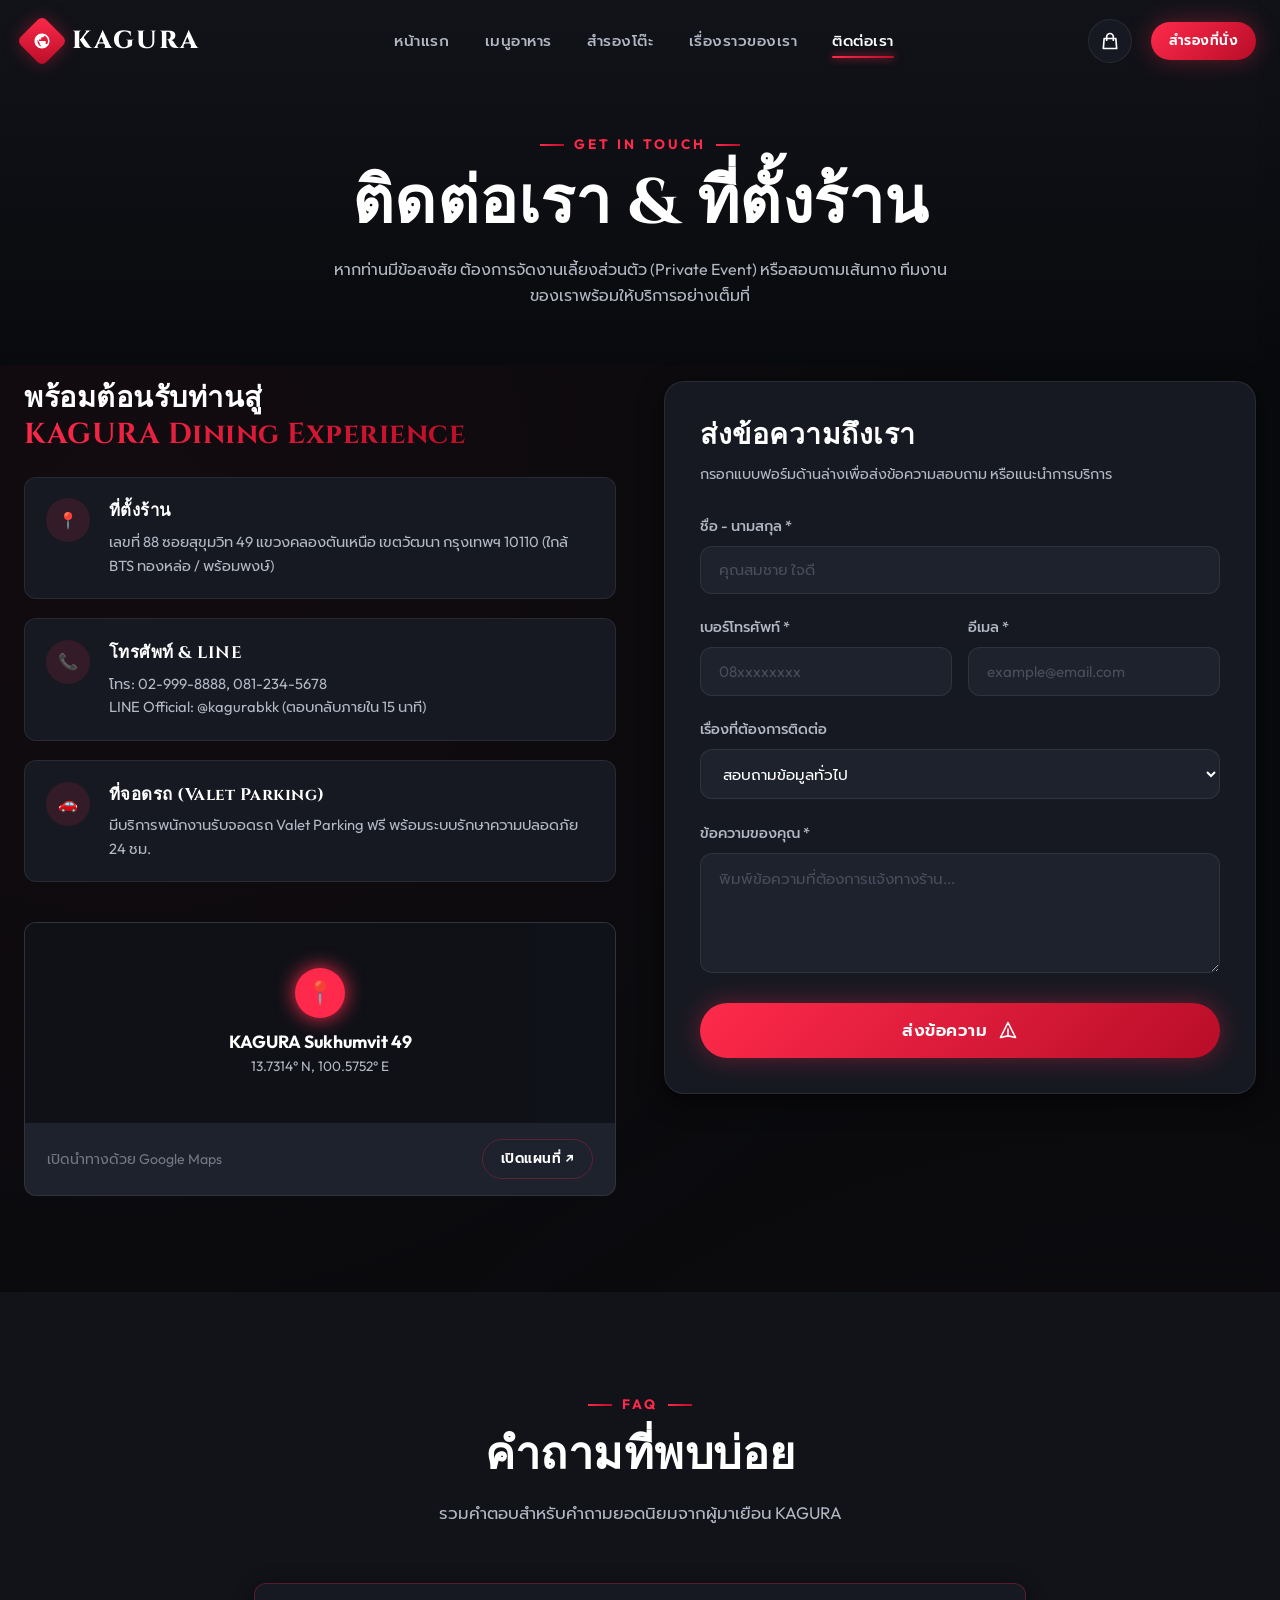
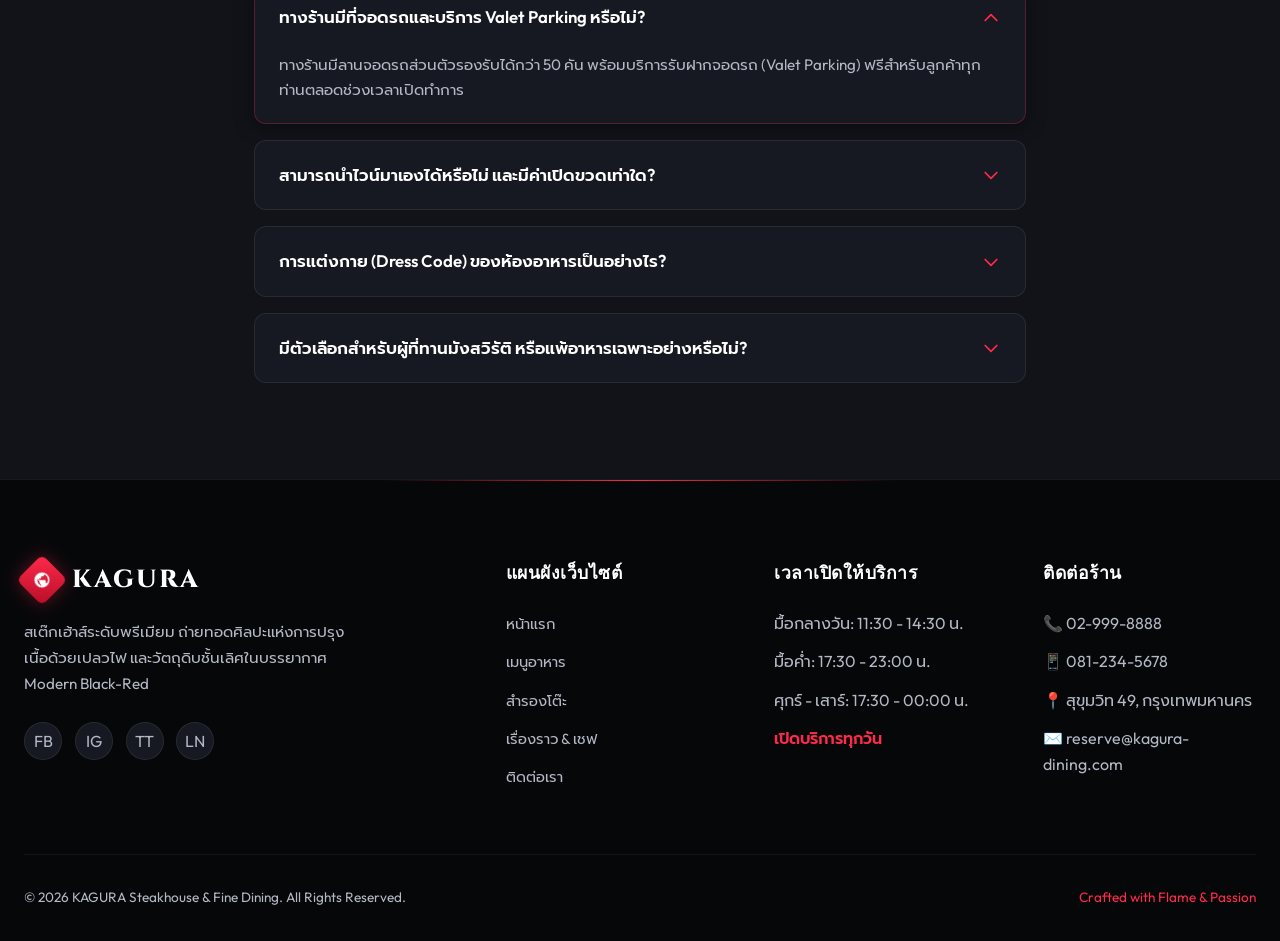
<file: contact.html>
<!DOCTYPE html>
<html lang="th">
<head>
  <meta charset="UTF-8">
  <meta name="viewport" content="width=device-width, initial-scale=1.0">
  <title>ติดต่อเรา & ที่ตั้งร้าน | KAGURA Steakhouse & Fine Dining</title>
  <meta name="description" content="ติดต่อ KAGURA Steakhouse สอบถามข้อมูล ที่ตั้งใจกลางสุขุมวิท 49 พร้อมที่จอดรถ Valet Parking และคำถามที่พบบ่อย (FAQ)">

  <!-- Core & Component CSS -->
  <link rel="stylesheet" href="css/style.css">
  <link rel="stylesheet" href="css/components.css">
  <link rel="stylesheet" href="css/responsive.css">
</head>
<body class="page-fade-in">

  <!-- ==========================================
       HEADER / NAVBAR
       ========================================== -->
  <header class="navbar" id="navbar">
    <div class="container nav-container">
      <a href="index.html" class="brand-logo" aria-label="KAGURA Home">
        <span class="logo-icon">
          <svg viewBox="0 0 24 24" fill="currentColor">
            <path d="M12 2C6.48 2 2 6.48 2 12s4.48 10 10 10 10-4.48 10-10S17.52 2 12 2zm1 17.93c-3.95-.49-7-3.85-7-7.93 0-.62.08-1.21.21-1.79L9 15v1c0 1.1.9 2 2 2v1.93zm6.9-2.54c-.26-.81-1-1.39-1.9-1.39h-1v-3c0-.55-.45-1-1-1H8v-2h2c.55 0 1-.45 1-1V7h2c1.1 0 2-.9 2-2v-.41c2.93 1.19 5 4.06 5 7.41 0 2.08-.8 3.97-2.1 5.39z"/>
          </svg>
        </span>
        <span>KAGURA</span>
      </a>

      <nav aria-label="Main Navigation">
        <ul class="nav-links">
          <li><a href="index.html" class="nav-link">หน้าแรก</a></li>
          <li><a href="menu.html" class="nav-link">เมนูอาหาร</a></li>
          <li><a href="reservation.html" class="nav-link">สำรองโต๊ะ</a></li>
          <li><a href="about.html" class="nav-link">เรื่องราวของเรา</a></li>
          <li><a href="contact.html" class="nav-link active">ติดต่อเรา</a></li>
        </ul>
      </nav>

      <div class="nav-actions">
        <button class="cart-trigger-btn" id="cart-trigger-btn" aria-label="ดูตะกร้าสั่งอาหาร">
          <svg width="20" height="20" fill="none" viewBox="0 0 24 24" stroke="currentColor">
            <path stroke-linecap="round" stroke-linejoin="round" stroke-width="2" d="M16 11V7a4 4 0 00-8 0v4M5 9h14l1 12H4L5 9z" />
          </svg>
          <span class="cart-badge" id="cart-badge-count" style="display: none;">0</span>
        </button>
        <a href="reservation.html" class="btn btn-primary btn-sm">สำรองที่นั่ง</a>
        <button class="mobile-toggle" id="mobile-toggle-btn" aria-label="เปิดเมนูมือถือ">
          <svg width="28" height="28" fill="none" viewBox="0 0 24 24" stroke="currentColor">
            <path stroke-linecap="round" stroke-linejoin="round" stroke-width="2" d="M4 6h16M4 12h16m-7 6h7" />
          </svg>
        </button>
      </div>
    </div>
  </header>

  <!-- Mobile Drawer Menu -->
  <div class="mobile-nav-drawer" id="mobile-nav-drawer">
    <div class="mobile-nav-header">
      <div class="brand-logo" style="font-size: 1.3rem;">
        <span class="logo-icon" style="width: 30px; height: 30px;">
          <svg viewBox="0 0 24 24" fill="currentColor" style="width: 15px; height: 15px;"><path d="M12 2C6.48 2 2 6.48 2 12s4.48 10 10 10 10-4.48 10-10S17.52 2 12 2zm1 17.93c-3.95-.49-7-3.85-7-7.93 0-.62.08-1.21.21-1.79L9 15v1c0 1.1.9 2 2 2v1.93zm6.9-2.54c-.26-.81-1-1.39-1.9-1.39h-1v-3c0-.55-.45-1-1-1H8v-2h2c.55 0 1-.45 1-1V7h2c1.1 0 2-.9 2-2v-.41c2.93 1.19 5 4.06 5 7.41 0 2.08-.8 3.97-2.1 5.39z"/></svg>
        </span>
        <span>KAGURA</span>
      </div>
      <button class="cart-close-btn" id="mobile-nav-close" aria-label="ปิดเมนู">✕</button>
    </div>
    <ul class="mobile-nav-links">
      <li><a href="index.html" class="mobile-nav-link">🏠 หน้าแรก</a></li>
      <li><a href="menu.html" class="mobile-nav-link">🥩 เมนูอาหาร & สั่งออนไลน์</a></li>
      <li><a href="reservation.html" class="mobile-nav-link">🍷 สำรองโต๊ะ VIP</a></li>
      <li><a href="about.html" class="mobile-nav-link">👨‍🍳 เรื่องราว & เชฟ</a></li>
      <li><a href="contact.html" class="mobile-nav-link active">📍 ติดต่อเรา & แผนที่</a></li>
    </ul>
    <div class="mobile-nav-footer">
      <a href="reservation.html" class="btn btn-primary" style="width: 100%;">จองโต๊ะทันที</a>
    </div>
  </div>
  <div class="cart-overlay" id="mobile-nav-overlay"></div>

  <!-- ==========================================
       PAGE BANNER
       ========================================== -->
  <section style="padding: 8rem 0 3.5rem 0; background: linear-gradient(to bottom, #111319, var(--bg-main)); text-align: center;">
    <div class="container">
      <span class="section-subtitle">GET IN TOUCH</span>
      <h1 style="margin-bottom: 1rem;">ติดต่อเรา & ที่ตั้งร้าน</h1>
      <p style="max-width: 620px; margin: 0 auto; color: var(--text-secondary);">
        หากท่านมีข้อสงสัย ต้องการจัดงานเลี้ยงส่วนตัว (Private Event) หรือสอบถามเส้นทาง ทีมงานของเราพร้อมให้บริการอย่างเต็มที่
      </p>
    </div>
  </section>

  <!-- ==========================================
       CONTACT GRID SECTION
       ========================================== -->
  <section class="section" style="padding-top: 1rem;">
    <div class="container">
      <div style="display: grid; grid-template-columns: 1fr 1fr; gap: 3rem;" class="booking-grid">
        
        <!-- Left: Contact Details & Info Cards -->
        <div>
          <h2 style="font-size: 1.8rem; margin-bottom: 1.5rem; color: #fff;">
            พร้อมต้อนรับท่านสู่ <br>
            <span class="text-gradient">KAGURA Dining Experience</span>
          </h2>

          <div style="display: flex; flex-direction: column; gap: 1.2rem; margin-bottom: 2.5rem;">
            
            <div style="display: flex; gap: 1.2rem; background: var(--bg-surface); padding: 1.3rem; border-radius: var(--radius-md); border: 1px solid var(--border-subtle);">
              <div style="width: 44px; height: 44px; border-radius: 50%; background: var(--primary-red-subtle); display: flex; align-items: center; justify-content: center; color: var(--primary-red); flex-shrink: 0;">
                📍
              </div>
              <div>
                <h4 style="color: #fff; font-size: 1.05rem; margin-bottom: 0.3rem;">ที่ตั้งร้าน</h4>
                <p style="font-size: 0.92rem; color: var(--text-secondary); line-height: 1.6;">
                  เลขที่ 88 ซอยสุขุมวิท 49 แขวงคลองตันเหนือ เขตวัฒนา กรุงเทพฯ 10110 (ใกล้ BTS ทองหล่อ / พร้อมพงษ์)
                </p>
              </div>
            </div>

            <div style="display: flex; gap: 1.2rem; background: var(--bg-surface); padding: 1.3rem; border-radius: var(--radius-md); border: 1px solid var(--border-subtle);">
              <div style="width: 44px; height: 44px; border-radius: 50%; background: var(--primary-red-subtle); display: flex; align-items: center; justify-content: center; color: var(--primary-red); flex-shrink: 0;">
                📞
              </div>
              <div>
                <h4 style="color: #fff; font-size: 1.05rem; margin-bottom: 0.3rem;">โทรศัพท์ & LINE</h4>
                <p style="font-size: 0.92rem; color: var(--text-secondary); line-height: 1.6;">
                  โทร: 02-999-8888, 081-234-5678 <br>
                  LINE Official: @kagurabkk (ตอบกลับภายใน 15 นาที)
                </p>
              </div>
            </div>

            <div style="display: flex; gap: 1.2rem; background: var(--bg-surface); padding: 1.3rem; border-radius: var(--radius-md); border: 1px solid var(--border-subtle);">
              <div style="width: 44px; height: 44px; border-radius: 50%; background: var(--primary-red-subtle); display: flex; align-items: center; justify-content: center; color: var(--primary-red); flex-shrink: 0;">
                🚗
              </div>
              <div>
                <h4 style="color: #fff; font-size: 1.05rem; margin-bottom: 0.3rem;">ที่จอดรถ (Valet Parking)</h4>
                <p style="font-size: 0.92rem; color: var(--text-secondary); line-height: 1.6;">
                  มีบริการพนักงานรับจอดรถ Valet Parking ฟรี พร้อมระบบรักษาความปลอดภัย 24 ชม.
                </p>
              </div>
            </div>

          </div>

          <!-- Stylized Dark Map Preview Card -->
          <div style="background: var(--bg-surface-elevated); border: 1px solid var(--border-subtle); border-radius: var(--radius-md); overflow: hidden;">
            <div style="height: 200px; background: url('https://images.unsplash.com/photo-1524661135-423995f22d0b?auto=format&fit=crop&w=800&q=80') center/cover; position: relative;">
              <div style="position: absolute; inset: 0; background: rgba(9, 10, 13, 0.65); display: flex; flex-direction: column; align-items: center; justify-content: center; text-align: center; padding: 1rem;">
                <div style="width: 50px; height: 50px; background: var(--primary-red); border-radius: 50%; display: flex; align-items: center; justify-content: center; color: #fff; font-size: 1.4rem; box-shadow: 0 0 20px var(--primary-red); margin-bottom: 0.6rem;">
                  📍
                </div>
                <strong style="color: #fff; font-size: 1.1rem;">KAGURA Sukhumvit 49</strong>
                <span style="font-size: 0.85rem; color: var(--text-secondary);">13.7314° N, 100.5752° E</span>
              </div>
            </div>
            <div style="padding: 1rem 1.4rem; display: flex; justify-content: space-between; align-items: center;">
              <span style="font-size: 0.88rem; color: var(--text-muted);">เปิดนำทางด้วย Google Maps</span>
              <a href="https://maps.google.com" target="_blank" rel="noopener" class="btn btn-outline btn-sm">เปิดแผนที่ ↗</a>
            </div>
          </div>
        </div>

        <!-- Right: Interactive Contact Form -->
        <div>
          <div style="background: var(--bg-surface); border: 1px solid var(--border-subtle); border-radius: var(--radius-lg); padding: 2.2rem; box-shadow: var(--shadow-md);">
            <h3 style="color: #fff; margin-bottom: 0.5rem;">ส่งข้อความถึงเรา</h3>
            <p style="font-size: 0.9rem; color: var(--text-secondary); margin-bottom: 1.8rem;">
              กรอกแบบฟอร์มด้านล่างเพื่อส่งข้อความสอบถาม หรือแนะนำการบริการ
            </p>

            <form id="contact-form">
              <div class="form-group">
                <label class="form-label" for="contact-name">ชื่อ - นามสกุล *</label>
                <input type="text" id="contact-name" class="form-control" placeholder="คุณสมชาย ใจดี" required>
              </div>

              <div style="display: grid; grid-template-columns: 1fr 1fr; gap: 1rem;">
                <div class="form-group">
                  <label class="form-label" for="contact-phone">เบอร์โทรศัพท์ *</label>
                  <input type="tel" id="contact-phone" class="form-control" placeholder="08xxxxxxxx" inputmode="numeric" pattern="[0-9]*" maxlength="10" oninput="this.value = this.value.replace(/[^0-9]/g, '')" required>
                </div>
                <div class="form-group">
                  <label class="form-label" for="contact-email">อีเมล *</label>
                  <input type="email" id="contact-email" class="form-control" placeholder="example@email.com" required>
                </div>
              </div>

              <div class="form-group">
                <label class="form-label" for="contact-subject">เรื่องที่ต้องการติดต่อ</label>
                <select id="contact-subject" class="form-control">
                  <option value="ทั่วไป">สอบถามข้อมูลทั่วไป</option>
                  <option value="Private Event">จัดเลี้ยงส่วนตัว / เหมาฟลอร์ (Private Event)</option>
                  <option value="Wine & Menu">สอบถามเกี่ยวกับเมนูและไวน์</option>
                  <option value="Feedback">คำติชมและข้อเสนอแนะ</option>
                </select>
              </div>

              <div class="form-group">
                <label class="form-label" for="contact-message">ข้อความของคุณ *</label>
                <textarea id="contact-message" class="form-control" placeholder="พิมพ์ข้อความที่ต้องการแจ้งทางร้าน..." required></textarea>
              </div>

              <button type="submit" class="btn btn-primary btn-lg" style="width: 100%;">
                ส่งข้อความ
                <svg width="20" height="20" fill="none" viewBox="0 0 24 24" stroke="currentColor">
                  <path stroke-linecap="round" stroke-linejoin="round" stroke-width="2" d="M12 19l9 2-9-18-9 18 9-2zm0 0v-8" />
                </svg>
              </button>
            </form>
          </div>
        </div>

      </div>
    </div>
  </section>

  <!-- ==========================================
       FAQ ACCORDION SECTION
       ========================================== -->
  <section class="section section-darker">
    <div class="container" style="max-width: 820px;">
      <div class="section-header">
        <span class="section-subtitle">FAQ</span>
        <h2 class="section-title">คำถามที่พบบ่อย</h2>
        <p class="section-description">
          รวมคำตอบสำหรับคำถามยอดนิยมจากผู้มาเยือน KAGURA
        </p>
      </div>

      <div class="faq-list">
        
        <div class="faq-item active">
          <div class="faq-question">
            <span>ทางร้านมีที่จอดรถและบริการ Valet Parking หรือไม่?</span>
            <svg class="faq-toggle-icon" viewBox="0 0 24 24" fill="none" stroke="currentColor">
              <path stroke-linecap="round" stroke-linejoin="round" stroke-width="2" d="M19 9l-7 7-7-7" />
            </svg>
          </div>
          <div class="faq-answer">
            <p>
              ทางร้านมีลานจอดรถส่วนตัวรองรับได้กว่า 50 คัน พร้อมบริการรับฝากจอดรถ (Valet Parking) ฟรีสำหรับลูกค้าทุกท่านตลอดช่วงเวลาเปิดทำการ
            </p>
          </div>
        </div>

        <div class="faq-item">
          <div class="faq-question">
            <span>สามารถนำไวน์มาเองได้หรือไม่ และมีค่าเปิดขวดเท่าใด?</span>
            <svg class="faq-toggle-icon" viewBox="0 0 24 24" fill="none" stroke="currentColor">
              <path stroke-linecap="round" stroke-linejoin="round" stroke-width="2" d="M19 9l-7 7-7-7" />
            </svg>
          </div>
          <div class="faq-answer">
            <p>
              ลูกค้านำไวน์มาเองได้ โดยมีค่าธรรมเนียมเปิดขวด (Corkage Fee) 1,000 บาทต่อขวดขนาดมาตรฐาน (750ml) และหากสั่งไวน์ของทางร้าน 1 ขวด ทางร้านยินดีฟรีค่าเปิดขวดสำหรับไวน์ที่นำมา 1 ขวดเช่นกัน
            </p>
          </div>
        </div>

        <div class="faq-item">
          <div class="faq-question">
            <span>การแต่งกาย (Dress Code) ของห้องอาหารเป็นอย่างไร?</span>
            <svg class="faq-toggle-icon" viewBox="0 0 24 24" fill="none" stroke="currentColor">
              <path stroke-linecap="round" stroke-linejoin="round" stroke-width="2" d="M19 9l-7 7-7-7" />
            </svg>
          </div>
          <div class="faq-answer">
            <p>
              เราส่งเสริมการแต่งกายสไตล์ Smart Casual หรือชุดสุภาพ เพื่อรักษาบรรยากาศอันรื่นรมย์ ขอความกรุณางดรองเท้าแตะแบบคีบและชุดออกกำลังกาย
            </p>
          </div>
        </div>

        <div class="faq-item">
          <div class="faq-question">
            <span>มีตัวเลือกสำหรับผู้ที่ทานมังสวิรัติ หรือแพ้อาหารเฉพาะอย่างหรือไม่?</span>
            <svg class="faq-toggle-icon" viewBox="0 0 24 24" fill="none" stroke="currentColor">
              <path stroke-linecap="round" stroke-linejoin="round" stroke-width="2" d="M19 9l-7 7-7-7" />
            </svg>
          </div>
          <div class="faq-answer">
            <p>
              ทางร้านมีเมนูพาสต้าเส้นสดเห็ดทรัฟเฟิลดำ, สลัดออร์แกนิก, และของหวานมังสวิรัติ และสามารถแจ้งอาการแพ้อาหารล่วงหน้าตอนสำรองที่นั่งเพื่อให้ทีมเชฟปรับแต่งวัตถุดิบให้ปลอดภัยสำหรับท่านโดยเฉพาะ
            </p>
          </div>
        </div>

      </div>
    </div>
  </section>

  <!-- ==========================================
       GLOBAL FOOTER
       ========================================== -->
  <footer class="footer">
    <div class="container">
      <div class="footer-grid">
        <div class="footer-brand">
          <a href="index.html" class="brand-logo">
            <span class="logo-icon">
              <svg viewBox="0 0 24 24" fill="currentColor"><path d="M12 2C6.48 2 2 6.48 2 12s4.48 10 10 10 10-4.48 10-10S17.52 2 12 2zm1 17.93c-3.95-.49-7-3.85-7-7.93 0-.62.08-1.21.21-1.79L9 15v1c0 1.1.9 2 2 2v1.93zm6.9-2.54c-.26-.81-1-1.39-1.9-1.39h-1v-3c0-.55-.45-1-1-1H8v-2h2c.55 0 1-.45 1-1V7h2c1.1 0 2-.9 2-2v-.41c2.93 1.19 5 4.06 5 7.41 0 2.08-.8 3.97-2.1 5.39z"/></svg>
            </span>
            <span>KAGURA</span>
          </a>
          <p>
            สเต๊กเฮ้าส์ระดับพรีเมียม ถ่ายทอดศิลปะแห่งการปรุงเนื้อด้วยเปลวไฟ และวัตถุดิบชั้นเลิศในบรรยากาศ Modern Black-Red
          </p>
          <div class="social-links">
            <a href="#" class="social-btn" aria-label="Facebook">FB</a>
            <a href="#" class="social-btn" aria-label="Instagram">IG</a>
            <a href="#" class="social-btn" aria-label="TikTok">TT</a>
            <a href="#" class="social-btn" aria-label="LINE Official">LN</a>
          </div>
        </div>

        <div class="footer-col">
          <h4>แผนผังเว็บไซต์</h4>
          <ul class="footer-links">
            <li><a href="index.html">หน้าแรก</a></li>
            <li><a href="menu.html">เมนูอาหาร</a></li>
            <li><a href="reservation.html">สำรองโต๊ะ</a></li>
            <li><a href="about.html">เรื่องราว & เชฟ</a></li>
            <li><a href="contact.html">ติดต่อเรา</a></li>
          </ul>
        </div>

        <div class="footer-col">
          <h4>เวลาเปิดให้บริการ</h4>
          <ul class="footer-links">
            <li style="color: var(--text-secondary);">มื้อกลางวัน: 11:30 - 14:30 น.</li>
            <li style="color: var(--text-secondary);">มื้อค่ำ: 17:30 - 23:00 น.</li>
            <li style="color: var(--text-secondary);">ศุกร์ - เสาร์: 17:30 - 00:00 น.</li>
            <li style="color: var(--primary-red); font-weight: 600;">เปิดบริการทุกวัน</li>
          </ul>
        </div>

        <div class="footer-col">
          <h4>ติดต่อร้าน</h4>
          <ul class="footer-links">
            <li style="color: var(--text-secondary);">📞 02-999-8888</li>
            <li style="color: var(--text-secondary);">📱 081-234-5678</li>
            <li style="color: var(--text-secondary);">📍 สุขุมวิท 49, กรุงเทพมหานคร</li>
            <li style="color: var(--text-secondary);">✉️ reserve@kagura-dining.com</li>
          </ul>
        </div>
      </div>

      <div class="footer-bottom">
        <p>© 2026 KAGURA Steakhouse & Fine Dining. All Rights Reserved.</p>
        <p style="color: var(--primary-red);">Crafted with Flame & Passion</p>
      </div>
    </div>
  </footer>

  <!-- Global Cart Drawer & Modals -->
  <div class="cart-overlay" id="cart-overlay"></div>
  <aside class="cart-drawer" id="cart-drawer" aria-label="Shopping Cart">
    <div class="cart-header">
      <h3>
        <span style="color: var(--primary-red);">🛒</span>
        <span>ตะกร้าสั่งอาหาร</span>
      </h3>
      <button class="cart-close-btn" id="cart-close-btn" aria-label="ปิดตะกร้า">✕</button>
    </div>
    <div class="cart-body" id="cart-items-container"></div>
    <div class="cart-footer">
      <div class="cart-summary-line">
        <span>ค่าอาหารรวม (Subtotal)</span>
        <span id="cart-subtotal-val">฿0</span>
      </div>
      <div class="cart-summary-line">
        <span>ค่าบริการ Service Charge (10%)</span>
        <span id="cart-service-val">฿0</span>
      </div>
      <div class="cart-summary-line">
        <span>ภาษีมูลค่าเพิ่ม VAT (7%)</span>
        <span id="cart-vat-val">฿0</span>
      </div>
      <div class="cart-summary-total">
        <span>ยอดรวมสุทธิ</span>
        <span id="cart-total-val">฿0</span>
      </div>
      <button class="btn btn-primary" id="cart-checkout-btn" style="width: 100%;" disabled>ดำเนินการชำระเงิน</button>
    </div>
  </aside>

  <div class="modal-overlay" id="checkout-modal">
    <div class="modal-container">
      <button class="modal-close-btn" onclick="document.getElementById('checkout-modal').classList.remove('active'); document.body.style.overflow = '';">✕</button>
      <div style="padding: 1.8rem;">
        <h3 style="color: #fff; margin-bottom: 0.3rem;">ยืนยันคำสั่งซื้อ & ชำระเงิน</h3>
        <p style="font-size: 0.9rem; color: var(--text-secondary); margin-bottom: 1.5rem;">
          ยอดชำระ: <strong id="modal-checkout-total" style="color: var(--primary-red); font-size: 1.2rem;">฿0</strong>
        </p>
        <form id="checkout-form" onsubmit="cartApp.processOrder(event)">
          <div class="form-group">
            <label class="form-label" for="checkout-name">ชื่อผู้สั่ง / ลูกค้า *</label>
            <input type="text" id="checkout-name" class="form-control" placeholder="เช่น คุณสมศักดิ์" required>
          </div>
          <div class="form-group">
            <label class="form-label" for="checkout-phone">เบอร์โทรศัพท์ติดต่อ *</label>
            <input type="tel" id="checkout-phone" class="form-control" placeholder="08xxxxxxxx" inputmode="numeric" pattern="[0-9]*" maxlength="10" oninput="this.value = this.value.replace(/[^0-9]/g, '')" required>
          </div>
          <div class="form-group">
            <label class="form-label" for="checkout-type">รูปแบบการสั่ง *</label>
            <select id="checkout-type" class="form-control">
              <option value="Dine-in (รับประทานที่ร้าน / สั่งล่วงหน้า)">Dine-in (รับประทานที่ร้าน / สั่งล่วงหน้า)</option>
              <option value="Takeaway (รับกลับบ้าน)">Takeaway (รับกลับบ้าน)</option>
              <option value="Delivery Express (จัดส่งด่วน)">Delivery Express (จัดส่งด่วน)</option>
            </select>
          </div>
          <div class="form-group">
            <label class="form-label">วิธีชำระเงิน *</label>
            <div style="display: flex; flex-direction: column; gap: 0.6rem; margin-top: 0.4rem;">
              <label style="display: flex; align-items: center; gap: 0.6rem; background: var(--bg-surface-elevated); padding: 0.8rem; border-radius: var(--radius-sm); cursor: pointer; border: 1px solid var(--border-subtle);">
                <input type="radio" name="payment_method" value="QR PromptPay" checked>
                <span>📲 สแกน QR Code PromptPay (แนะนำ)</span>
              </label>
              <label style="display: flex; align-items: center; gap: 0.6rem; background: var(--bg-surface-elevated); padding: 0.8rem; border-radius: var(--radius-sm); cursor: pointer; border: 1px solid var(--border-subtle);">
                <input type="radio" name="payment_method" value="Credit / Debit Card">
                <span>💳 บัตรเครดิต / เดบิต (Visa, Mastercard, JCB)</span>
              </label>
            </div>
          </div>
          <button type="submit" class="btn btn-primary" style="width: 100%; margin-top: 1rem;">ยืนยันคำสั่งซื้อ</button>
        </form>
      </div>
    </div>
  </div>

  <div class="modal-overlay" id="receipt-modal">
    <div class="modal-container">
      <div id="receipt-content" style="padding: 1.8rem;"></div>
    </div>
  </div>

  <!-- Scripts -->
  <script src="js/data.js"></script>
  <script src="js/cart.js"></script>
  <script src="js/app.js"></script>
  <script src="js/contact.js"></script>
</body>
</html>
</file>
<file: css/style.css>
/* ==========================================================================
   KAGURA RESTAURANT & STEAKHOUSE - CORE STYLES & DESIGN SYSTEM
   Theme: Luxury Modern Black & Crimson Red
   ========================================================================== */

@import url('https://fonts.googleapis.com/css2?family=Cinzel:wght@500;700;900&family=Outfit:wght@300;400;500;600;700;800&family=Prompt:wght@300;400;500;600;700&display=swap');

:root {
  /* Color Palette */
  --bg-main: #090a0d;
  --bg-secondary: #111319;
  --bg-surface: #171922;
  --bg-surface-elevated: #1e222d;
  --bg-glass: rgba(17, 19, 25, 0.82);
  --bg-glass-card: rgba(23, 25, 34, 0.75);

  /* Red Brand Accents */
  --primary-red: #ff2a4b;
  --primary-red-hover: #ff4765;
  --primary-red-dark: #b80d28;
  --primary-red-glow: rgba(255, 42, 75, 0.35);
  --primary-red-subtle: rgba(255, 42, 75, 0.12);
  --primary-gradient: linear-gradient(135deg, #ff2a4b 0%, #b80d28 100%);
  --primary-gradient-hover: linear-gradient(135deg, #ff4765 0%, #d11233 100%);

  /* Secondary Accents */
  --gold-accent: #d4af37;
  --gold-glow: rgba(212, 175, 55, 0.3);

  /* Typography Colors */
  --text-primary: #ffffff;
  --text-secondary: #b3b8c5;
  --text-muted: #737887;
  --text-dim: #484d5c;

  /* Borders & Dividers */
  --border-subtle: rgba(255, 255, 255, 0.08);
  --border-red: rgba(255, 42, 75, 0.28);
  --border-red-active: rgba(255, 42, 75, 0.65);

  /* Shadows */
  --shadow-sm: 0 4px 12px rgba(0, 0, 0, 0.4);
  --shadow-md: 0 8px 24px rgba(0, 0, 0, 0.6);
  --shadow-lg: 0 16px 40px rgba(0, 0, 0, 0.8);
  --shadow-glow: 0 0 25px var(--primary-red-glow);
  --shadow-glow-lg: 0 0 45px rgba(255, 42, 75, 0.45);

  /* Fonts */
  --font-serif: 'Cinzel', serif;
  --font-sans: 'Outfit', 'Prompt', -apple-system, BlinkMacSystemFont, sans-serif;

  /* Transitions */
  --transition-fast: 0.2s cubic-bezier(0.4, 0, 0.2, 1);
  --transition-normal: 0.35s cubic-bezier(0.4, 0, 0.2, 1);
  --transition-slow: 0.6s cubic-bezier(0.16, 1, 0.3, 1);

  /* Spacing & Radii */
  --radius-sm: 6px;
  --radius-md: 12px;
  --radius-lg: 20px;
  --radius-full: 9999px;
  --container-max: 1280px;
}

/* Base Reset */
*, *::before, *::after {
  margin: 0;
  padding: 0;
  box-sizing: border-box;
}

html {
  font-size: 16px;
  scroll-behavior: smooth;
  color-scheme: dark;
}

body {
  font-family: var(--font-sans);
  background-color: var(--bg-main);
  color: var(--text-primary);
  line-height: 1.6;
  overflow-x: hidden;
  min-height: 100vh;
  display: flex;
  flex-direction: column;
  position: relative;
  background-image: 
    radial-gradient(circle at 10% 20%, rgba(255, 42, 75, 0.04) 0%, transparent 40%),
    radial-gradient(circle at 90% 80%, rgba(184, 13, 40, 0.05) 0%, transparent 45%);
}

/* Custom Scrollbar */
::-webkit-scrollbar {
  width: 9px;
}
::-webkit-scrollbar-track {
  background: var(--bg-main);
}
::-webkit-scrollbar-thumb {
  background: #252834;
  border-radius: var(--radius-full);
  border: 2px solid var(--bg-main);
}
::-webkit-scrollbar-thumb:hover {
  background: var(--primary-red);
}

/* Typography Helpers */
h1, h2, h3, h4, .font-serif {
  font-family: var(--font-serif);
  letter-spacing: 0.5px;
  font-weight: 700;
  color: var(--text-primary);
}

h1 {
  font-size: clamp(2.4rem, 5vw, 4.2rem);
  line-height: 1.15;
}

h2 {
  font-size: clamp(1.8rem, 3.5vw, 2.8rem);
  line-height: 1.25;
}

h3 {
  font-size: clamp(1.3rem, 2.2vw, 1.8rem);
  line-height: 1.35;
}

p {
  color: var(--text-secondary);
}

a {
  color: inherit;
  text-decoration: none;
  transition: color var(--transition-fast);
}

img {
  max-width: 100%;
  height: auto;
  display: block;
}

button, input, select, textarea {
  font-family: inherit;
  font-size: 1rem;
}

/* Layout Utilities */
.container {
  width: 100%;
  max-width: var(--container-max);
  margin-left: auto;
  margin-right: auto;
  padding-left: 1.5rem;
  padding-right: 1.5rem;
}

.section {
  padding: 6rem 0;
  position: relative;
}

.section-darker {
  background-color: var(--bg-secondary);
}

.section-header {
  text-align: center;
  max-width: 760px;
  margin: 0 auto 3.5rem auto;
}

.section-subtitle {
  color: var(--primary-red);
  text-transform: uppercase;
  font-size: 0.85rem;
  font-weight: 700;
  letter-spacing: 3px;
  margin-bottom: 0.75rem;
  display: inline-flex;
  align-items: center;
  gap: 0.6rem;
}

.section-subtitle::before,
.section-subtitle::after {
  content: '';
  display: inline-block;
  width: 24px;
  height: 2px;
  background: var(--primary-gradient);
}

.section-title {
  margin-bottom: 1rem;
}

.section-description {
  font-size: 1.05rem;
  color: var(--text-secondary);
}

/* Glow Text & Highlight */
.text-red {
  color: var(--primary-red);
}

.text-gradient {
  background: var(--primary-gradient);
  -webkit-background-clip: text;
  -webkit-text-fill-color: transparent;
}

.text-gold {
  color: var(--gold-accent);
}

/* Page Transition Effect */
.page-fade-in {
  animation: pageFadeIn 0.4s ease-out forwards;
}

@keyframes pageFadeIn {
  from {
    opacity: 0;
  }
  to {
    opacity: 1;
  }
}
</file>
<file: css/components.css>
/* ==========================================================================
   KAGURA RESTAURANT - COMPONENTS & UI ELEMENTS
   ========================================================================== */

/* --------------------------------------------------------------------------
   1. NAVIGATION BAR
   -------------------------------------------------------------------------- */
.navbar {
  position: fixed;
  top: 0;
  left: 0;
  width: 100%;
  z-index: 1000;
  padding: 1.2rem 0;
  transition: all var(--transition-normal);
  background: transparent;
}

.navbar.scrolled {
  background: var(--bg-glass);
  backdrop-filter: blur(18px);
  -webkit-backdrop-filter: blur(18px);
  padding: 0.85rem 0;
  border-bottom: 1px solid var(--border-subtle);
  box-shadow: 0 10px 30px rgba(0, 0, 0, 0.6);
}

.nav-container {
  display: flex;
  align-items: center;
  justify-content: space-between;
}

.brand-logo {
  display: flex;
  align-items: center;
  gap: 0.75rem;
  font-family: var(--font-serif);
  font-size: 1.55rem;
  font-weight: 800;
  color: var(--text-primary);
  text-transform: uppercase;
  letter-spacing: 2px;
}

.brand-logo .logo-icon {
  width: 36px;
  height: 36px;
  background: var(--primary-gradient);
  border-radius: var(--radius-sm);
  display: flex;
  align-items: center;
  justify-content: center;
  color: #fff;
  box-shadow: 0 0 18px var(--primary-red-glow);
  transform: rotate(45deg);
  transition: transform var(--transition-normal);
}

.brand-logo:hover .logo-icon {
  transform: rotate(225deg);
}

.brand-logo .logo-icon svg {
  transform: rotate(-45deg);
  width: 18px;
  height: 18px;
}

.nav-links {
  display: flex;
  align-items: center;
  gap: 2.2rem;
  list-style: none;
}

.nav-link {
  font-size: 0.95rem;
  font-weight: 500;
  color: var(--text-secondary);
  position: relative;
  padding: 0.5rem 0;
  letter-spacing: 0.5px;
  transition: color var(--transition-fast);
}

.nav-link:hover,
.nav-link.active {
  color: var(--text-primary);
}

.nav-link::after {
  content: '';
  position: absolute;
  bottom: 0;
  left: 0;
  width: 0;
  height: 2px;
  background: var(--primary-gradient);
  box-shadow: 0 0 8px var(--primary-red);
  transition: width var(--transition-normal);
  border-radius: var(--radius-full);
}

.nav-link:hover::after,
.nav-link.active::after {
  width: 100%;
}

.nav-actions {
  display: flex;
  align-items: center;
  gap: 1.2rem;
}

.cart-trigger-btn {
  position: relative;
  width: 44px;
  height: 44px;
  border-radius: var(--radius-full);
  background: var(--bg-surface);
  border: 1px solid var(--border-subtle);
  color: var(--text-primary);
  display: flex;
  align-items: center;
  justify-content: center;
  cursor: pointer;
  transition: all var(--transition-fast);
}

.cart-trigger-btn:hover {
  background: var(--bg-surface-elevated);
  border-color: var(--primary-red);
  box-shadow: 0 0 16px var(--primary-red-glow);
  transform: translateY(-2px);
}

.cart-badge {
  position: absolute;
  top: -4px;
  right: -4px;
  background: var(--primary-gradient);
  color: #fff;
  font-size: 0.72rem;
  font-weight: 800;
  min-width: 20px;
  height: 20px;
  border-radius: var(--radius-full);
  display: flex;
  align-items: center;
  justify-content: center;
  padding: 0 4px;
  box-shadow: 0 0 10px var(--primary-red);
  transition: transform var(--transition-fast);
}

.cart-badge.bounce {
  animation: badgePop 0.4s cubic-bezier(0.175, 0.885, 0.32, 1.275);
}

@keyframes badgePop {
  0% { transform: scale(1); }
  50% { transform: scale(1.4); }
  100% { transform: scale(1); }
}

.mobile-toggle {
  display: none;
  background: transparent;
  border: none;
  color: var(--text-primary);
  cursor: pointer;
  padding: 0.5rem;
}

/* --------------------------------------------------------------------------
   2. BUTTONS
   -------------------------------------------------------------------------- */
.btn {
  display: inline-flex;
  align-items: center;
  justify-content: center;
  gap: 0.65rem;
  font-weight: 600;
  font-size: 0.95rem;
  padding: 0.75rem 1.6rem;
  border-radius: var(--radius-full);
  cursor: pointer;
  transition: all var(--transition-normal);
  border: none;
  outline: none;
  letter-spacing: 0.5px;
  text-align: center;
  white-space: nowrap;
}

.btn-primary {
  background: var(--primary-gradient);
  color: #ffffff;
  box-shadow: var(--shadow-glow);
}

.btn-primary:hover {
  background: var(--primary-gradient-hover);
  box-shadow: var(--shadow-glow-lg);
  transform: translateY(-2px);
}

.btn-outline {
  background: transparent;
  color: var(--text-primary);
  border: 1.5px solid var(--border-red);
  backdrop-filter: blur(8px);
}

.btn-outline:hover {
  border-color: var(--primary-red);
  background: var(--primary-red-subtle);
  box-shadow: 0 0 18px var(--primary-red-glow);
  transform: translateY(-2px);
}

.btn-ghost {
  background: rgba(255, 255, 255, 0.05);
  color: var(--text-secondary);
  border: 1px solid var(--border-subtle);
}

.btn-ghost:hover {
  color: var(--text-primary);
  background: rgba(255, 255, 255, 0.1);
}

.btn-sm {
  padding: 0.5rem 1.1rem;
  font-size: 0.85rem;
}

.btn-lg {
  padding: 0.95rem 2.2rem;
  font-size: 1.05rem;
}

.btn-icon {
  width: 40px;
  height: 40px;
  padding: 0;
  border-radius: var(--radius-full);
}

/* --------------------------------------------------------------------------
   3. HERO SECTION (HOMEPAGE)
   -------------------------------------------------------------------------- */
.hero-section {
  min-height: 100vh;
  display: flex;
  align-items: center;
  position: relative;
  padding-top: 5rem;
  overflow: hidden;
}

.hero-backdrop {
  position: absolute;
  top: 0;
  left: 0;
  width: 100%;
  height: 100%;
  background: 
    linear-gradient(to right, rgba(9, 10, 13, 0.92) 20%, rgba(9, 10, 13, 0.7) 60%, rgba(9, 10, 13, 0.85) 100%),
    url('https://images.unsplash.com/photo-1544025162-d76694265947?auto=format&fit=crop&w=1920&q=80') center/cover no-repeat;
  z-index: -2;
}

.hero-glow-orb {
  position: absolute;
  border-radius: 50%;
  filter: blur(90px);
  pointer-events: none;
  z-index: -1;
}

.hero-glow-1 {
  width: 500px;
  height: 500px;
  background: rgba(255, 42, 75, 0.22);
  top: 15%;
  left: -100px;
}

.hero-glow-2 {
  width: 400px;
  height: 400px;
  background: rgba(184, 13, 40, 0.15);
  bottom: 10%;
  right: -50px;
}

.hero-content {
  max-width: 650px;
}

.hero-badge {
  display: inline-flex;
  align-items: center;
  gap: 0.5rem;
  background: rgba(255, 42, 75, 0.12);
  border: 1px solid var(--border-red);
  padding: 0.4rem 1rem;
  border-radius: var(--radius-full);
  font-size: 0.85rem;
  font-weight: 600;
  color: var(--primary-red);
  margin-bottom: 1.5rem;
  backdrop-filter: blur(10px);
}

.hero-title {
  margin-bottom: 1.5rem;
  line-height: 1.15;
}

.hero-description {
  font-size: 1.15rem;
  color: var(--text-secondary);
  margin-bottom: 2.5rem;
  line-height: 1.7;
}

.hero-actions {
  display: flex;
  align-items: center;
  gap: 1.2rem;
  flex-wrap: wrap;
  margin-bottom: 3.5rem;
}

.hero-stats {
  display: grid;
  grid-template-columns: repeat(3, 1fr);
  gap: 2rem;
  border-top: 1px solid var(--border-subtle);
  padding-top: 2rem;
}

.hero-stat-item h4 {
  font-size: 1.9rem;
  color: var(--text-primary);
  margin-bottom: 0.2rem;
}

.hero-stat-item p {
  font-size: 0.85rem;
  color: var(--text-muted);
  text-transform: uppercase;
  letter-spacing: 1px;
}

/* --------------------------------------------------------------------------
   4. CARDS & DISH SHOWCASE
   -------------------------------------------------------------------------- */
.dishes-grid {
  display: grid;
  grid-template-columns: repeat(auto-fit, minmax(280px, 380px));
  gap: 2rem;
  justify-content: center;
  align-items: stretch;
}

.dishes-grid .dish-card {
  width: 100%;
  max-width: 400px;
  margin: 0 auto;
}

/* Horizontal scroll track with center snap */
.dishes-carousel-wrapper {
  position: relative;
  width: 100%;
}

.dishes-scroll-track {
  display: grid;
  grid-template-columns: repeat(4, 1fr);
  gap: 1.8rem;
  width: 100%;
  transition: all var(--transition-normal);
}

.carousel-nav-btn {
  display: none;
  position: absolute;
  top: 45%;
  transform: translateY(-50%);
  width: 44px;
  height: 44px;
  border-radius: 50%;
  background: var(--bg-surface-elevated);
  border: 1.5px solid var(--border-red);
  color: #fff;
  align-items: center;
  justify-content: center;
  cursor: pointer;
  z-index: 10;
  transition: all var(--transition-fast);
  box-shadow: 0 4px 15px rgba(0, 0, 0, 0.6);
}

.carousel-nav-btn:hover {
  background: var(--primary-red);
  box-shadow: 0 0 20px var(--primary-red-glow);
  transform: translateY(-50%) scale(1.08);
}

.carousel-prev-btn {
  left: -15px;
}

.carousel-next-btn {
  right: -15px;
}

.dish-card {
  background: var(--bg-glass-card);
  backdrop-filter: blur(14px);
  border: 1px solid var(--border-subtle);
  border-radius: var(--radius-lg);
  overflow: hidden;
  display: flex;
  flex-direction: column;
  transition: all var(--transition-normal);
  position: relative;
}

.dish-card:hover {
  transform: translateY(-8px);
  border-color: var(--border-red);
  box-shadow: 0 18px 40px rgba(0, 0, 0, 0.7), 0 0 25px rgba(255, 42, 75, 0.2);
}

.dish-image-wrapper {
  position: relative;
  width: 100%;
  height: 230px;
  overflow: hidden;
}

.dish-image {
  width: 100%;
  height: 100%;
  object-fit: cover;
  transition: transform var(--transition-slow);
}

.dish-card:hover .dish-image {
  transform: scale(1.08);
}

.dish-badge-group {
  position: absolute;
  top: 1rem;
  left: 1rem;
  display: flex;
  gap: 0.4rem;
  flex-wrap: wrap;
}

.badge {
  font-size: 0.75rem;
  font-weight: 700;
  padding: 0.3rem 0.7rem;
  border-radius: var(--radius-full);
  text-transform: uppercase;
  letter-spacing: 0.5px;
  backdrop-filter: blur(8px);
}

.badge-fire {
  background: rgba(255, 42, 75, 0.85);
  color: #fff;
  box-shadow: 0 0 10px rgba(255, 42, 75, 0.5);
}

.badge-chef {
  background: rgba(212, 175, 55, 0.9);
  color: #111;
  box-shadow: 0 0 10px var(--gold-glow);
}

.badge-subtle {
  background: rgba(18, 20, 28, 0.8);
  color: var(--text-secondary);
  border: 1px solid var(--border-subtle);
}

.dish-content {
  padding: 1.5rem;
  display: flex;
  flex-direction: column;
  flex-grow: 1;
}

.dish-header {
  display: flex;
  justify-content: space-between;
  align-items: flex-start;
  gap: 1rem;
  margin-bottom: 0.5rem;
}

.dish-title {
  font-size: 1.25rem;
  line-height: 1.3;
  color: var(--text-primary);
  transition: color var(--transition-fast);
}

.dish-card:hover .dish-title {
  color: var(--primary-red);
}

.dish-price {
  font-family: var(--font-serif);
  font-size: 1.35rem;
  font-weight: 700;
  color: var(--primary-red);
  white-space: nowrap;
}

.dish-desc {
  font-size: 0.9rem;
  color: var(--text-secondary);
  line-height: 1.6;
  margin-bottom: 1.2rem;
  display: -webkit-box;
  -webkit-line-clamp: 2;
  -webkit-box-orient: vertical;
  overflow: hidden;
}

.dish-footer {
  margin-top: auto;
  display: flex;
  align-items: center;
  justify-content: space-between;
  padding-top: 1rem;
  border-top: 1px solid rgba(255, 255, 255, 0.06);
}

.dish-meta {
  display: flex;
  align-items: center;
  gap: 0.6rem;
  font-size: 0.85rem;
  color: var(--text-muted);
}

/* --------------------------------------------------------------------------
   5. SHOPPING CART DRAWER
   -------------------------------------------------------------------------- */
.cart-overlay {
  position: fixed;
  top: 0;
  left: 0;
  width: 100%;
  height: 100%;
  background: rgba(0, 0, 0, 0.7);
  backdrop-filter: blur(6px);
  z-index: 1050;
  opacity: 0;
  visibility: hidden;
  transition: all var(--transition-normal);
}

.cart-overlay.active {
  opacity: 1;
  visibility: visible;
}

.cart-drawer {
  position: fixed;
  top: 0;
  right: -480px;
  width: 100%;
  max-width: 440px;
  height: 100%;
  background: var(--bg-surface);
  border-left: 1px solid var(--border-subtle);
  z-index: 1060;
  display: flex;
  flex-direction: column;
  transition: right var(--transition-normal);
  box-shadow: -10px 0 35px rgba(0, 0, 0, 0.8);
}

.cart-drawer.active {
  right: 0;
}

.cart-header {
  padding: 1.5rem;
  border-bottom: 1px solid var(--border-subtle);
  display: flex;
  align-items: center;
  justify-content: space-between;
}

.cart-header h3 {
  display: flex;
  align-items: center;
  gap: 0.6rem;
  font-size: 1.3rem;
}

.cart-close-btn {
  background: transparent;
  border: none;
  color: var(--text-muted);
  cursor: pointer;
  padding: 0.4rem;
  border-radius: var(--radius-full);
  transition: all var(--transition-fast);
}

.cart-close-btn:hover {
  color: var(--text-primary);
  background: rgba(255, 255, 255, 0.1);
}

.cart-body {
  padding: 1.5rem;
  flex-grow: 1;
  overflow-y: auto;
  display: flex;
  flex-direction: column;
  gap: 1.2rem;
}

.cart-empty-state {
  margin: auto;
  text-align: center;
  padding: 2rem 1rem;
}

.cart-empty-icon {
  width: 70px;
  height: 70px;
  background: rgba(255, 42, 75, 0.1);
  border-radius: 50%;
  display: flex;
  align-items: center;
  justify-content: center;
  color: var(--primary-red);
  margin: 0 auto 1.2rem auto;
}

.cart-item {
  display: flex;
  gap: 1rem;
  padding-bottom: 1.2rem;
  border-bottom: 1px solid rgba(255, 255, 255, 0.06);
  align-items: center;
}

.cart-item-img {
  width: 70px;
  height: 70px;
  border-radius: var(--radius-md);
  object-fit: cover;
  flex-shrink: 0;
}

.cart-item-info {
  flex-grow: 1;
}

.cart-item-title {
  font-size: 0.95rem;
  font-weight: 600;
  color: var(--text-primary);
  margin-bottom: 0.2rem;
}

.cart-item-price {
  font-size: 0.9rem;
  color: var(--primary-red);
  font-weight: 700;
}

.cart-qty-control {
  display: flex;
  align-items: center;
  background: var(--bg-surface-elevated);
  border-radius: var(--radius-full);
  border: 1px solid var(--border-subtle);
  overflow: hidden;
}

.qty-btn {
  background: transparent;
  border: none;
  color: var(--text-secondary);
  width: 28px;
  height: 28px;
  display: flex;
  align-items: center;
  justify-content: center;
  cursor: pointer;
  transition: all var(--transition-fast);
}

.qty-btn:hover {
  background: rgba(255, 255, 255, 0.1);
  color: var(--text-primary);
}

.qty-val {
  font-size: 0.85rem;
  font-weight: 700;
  width: 24px;
  text-align: center;
}

.cart-remove-btn {
  background: transparent;
  border: none;
  color: var(--text-muted);
  cursor: pointer;
  padding: 0.3rem;
  transition: color var(--transition-fast);
}

.cart-remove-btn:hover {
  color: var(--primary-red);
}

.cart-footer {
  padding: 1.5rem;
  border-top: 1px solid var(--border-subtle);
  background: var(--bg-secondary);
}

.cart-summary-line {
  display: flex;
  justify-content: space-between;
  font-size: 0.9rem;
  color: var(--text-secondary);
  margin-bottom: 0.5rem;
}

.cart-summary-total {
  font-size: 1.2rem;
  font-weight: 700;
  color: var(--text-primary);
  padding-top: 0.8rem;
  margin-top: 0.8rem;
  border-top: 1px solid rgba(255, 255, 255, 0.08);
  margin-bottom: 1.2rem;
}

.cart-summary-total span:last-child {
  color: var(--primary-red);
  font-family: var(--font-serif);
  font-size: 1.35rem;
}

/* --------------------------------------------------------------------------
   6. MODALS
   -------------------------------------------------------------------------- */
.modal-overlay {
  position: fixed;
  top: 0;
  left: 0;
  right: 0;
  bottom: 0;
  width: 100vw;
  height: 100vh;
  height: 100dvh;
  background: rgba(0, 0, 0, 0.85);
  backdrop-filter: blur(10px);
  -webkit-backdrop-filter: blur(10px);
  z-index: 2000;
  display: flex;
  align-items: center;
  justify-content: center;
  padding: 1.5rem;
  overflow-y: auto;
  overscroll-behavior: contain;
  opacity: 0;
  visibility: hidden;
  transition: opacity var(--transition-normal), visibility var(--transition-normal);
}

.modal-overlay.active {
  opacity: 1;
  visibility: visible;
}

.modal-container {
  background: var(--bg-surface);
  border: 1px solid var(--border-subtle);
  border-radius: var(--radius-lg);
  max-width: 600px;
  width: 100%;
  max-height: calc(100vh - 3rem);
  max-height: calc(100dvh - 3rem);
  margin: auto;
  display: flex;
  flex-direction: column;
  overflow-y: auto;
  position: relative;
  box-shadow: var(--shadow-lg), 0 0 35px var(--primary-red-glow);
  transform: scale(0.92);
  transition: transform var(--transition-normal);
  scrollbar-width: thin;
  scrollbar-color: var(--primary-red) rgba(255, 255, 255, 0.05);
}

.modal-container::-webkit-scrollbar {
  width: 6px;
}
.modal-container::-webkit-scrollbar-track {
  background: rgba(0, 0, 0, 0.2);
  border-radius: var(--radius-full);
}
.modal-container::-webkit-scrollbar-thumb {
  background: var(--primary-red);
  border-radius: var(--radius-full);
}

.modal-overlay.active .modal-container {
  transform: scale(1);
}

.modal-close-btn {
  position: absolute;
  top: 1.2rem;
  right: 1.2rem;
  width: 36px;
  height: 36px;
  border-radius: 50%;
  background: rgba(0, 0, 0, 0.5);
  border: 1px solid var(--border-subtle);
  color: var(--text-primary);
  display: flex;
  align-items: center;
  justify-content: center;
  cursor: pointer;
  z-index: 10;
  transition: all var(--transition-fast);
}

.modal-close-btn:hover {
  background: var(--primary-red);
  transform: rotate(90deg);
}

/* --------------------------------------------------------------------------
   7. FORM CONTROLS
   -------------------------------------------------------------------------- */
.form-group {
  margin-bottom: 1.4rem;
}

.form-label {
  display: block;
  font-size: 0.9rem;
  font-weight: 500;
  color: var(--text-secondary);
  margin-bottom: 0.5rem;
}

.form-control {
  width: 100%;
  background: var(--bg-surface-elevated);
  border: 1px solid var(--border-subtle);
  border-radius: var(--radius-md);
  padding: 0.85rem 1.1rem;
  color: var(--text-primary);
  font-size: 0.95rem;
  transition: all var(--transition-fast);
}

.form-control:focus {
  outline: none;
  border-color: var(--primary-red);
  box-shadow: 0 0 15px var(--primary-red-glow);
  background: rgba(30, 34, 45, 0.95);
}

.form-control::placeholder {
  color: var(--text-dim);
}

textarea.form-control {
  min-height: 120px;
  resize: vertical;
}

/* --------------------------------------------------------------------------
   8. TOAST NOTIFICATIONS
   -------------------------------------------------------------------------- */
.toast-container {
  position: fixed;
  bottom: 2rem;
  right: 2rem;
  z-index: 3000;
  display: flex;
  flex-direction: column;
  gap: 0.8rem;
  pointer-events: none;
}

.toast {
  background: var(--bg-surface-elevated);
  border: 1px solid var(--border-red);
  box-shadow: var(--shadow-lg), 0 0 20px rgba(255, 42, 75, 0.3);
  color: var(--text-primary);
  padding: 0.9rem 1.4rem;
  border-radius: var(--radius-md);
  font-size: 0.92rem;
  display: flex;
  align-items: center;
  gap: 0.8rem;
  pointer-events: auto;
  animation: toastSlideIn 0.35s cubic-bezier(0.175, 0.885, 0.32, 1.275) forwards;
  max-width: 360px;
}

.toast.toast-leave {
  animation: toastSlideOut 0.3s forwards;
}

.toast-icon {
  color: var(--primary-red);
  font-size: 1.2rem;
  flex-shrink: 0;
}

@keyframes toastSlideIn {
  from {
    transform: translateX(120%);
    opacity: 0;
  }
  to {
    transform: translateX(0);
    opacity: 1;
  }
}

@keyframes toastSlideOut {
  from {
    transform: translateX(0);
    opacity: 1;
  }
  to {
    transform: translateX(120%);
    opacity: 0;
  }
}

/* --------------------------------------------------------------------------
   9. FOOTER
   -------------------------------------------------------------------------- */
.footer {
  background: #060709;
  border-top: 1px solid var(--border-subtle);
  padding: 5rem 0 2rem 0;
  margin-top: auto;
  position: relative;
}

.footer::before {
  content: '';
  position: absolute;
  top: 0;
  left: 50%;
  transform: translateX(-50%);
  width: 40%;
  height: 1px;
  background: linear-gradient(90deg, transparent, var(--primary-red), transparent);
}

.footer-grid {
  display: grid;
  grid-template-columns: 2fr repeat(3, 1fr);
  gap: 3.5rem;
  margin-bottom: 4rem;
}

.footer-brand p {
  margin-top: 1.2rem;
  margin-bottom: 1.6rem;
  font-size: 0.95rem;
  line-height: 1.7;
  max-width: 340px;
}

.social-links {
  display: flex;
  gap: 0.8rem;
}

.social-btn {
  width: 38px;
  height: 38px;
  border-radius: 50%;
  background: var(--bg-surface);
  border: 1px solid var(--border-subtle);
  display: flex;
  align-items: center;
  justify-content: center;
  color: var(--text-secondary);
  transition: all var(--transition-fast);
}

.social-btn:hover {
  color: #fff;
  border-color: var(--primary-red);
  background: var(--primary-red-subtle);
  transform: translateY(-3px);
  box-shadow: 0 0 12px var(--primary-red-glow);
}

.footer-col h4 {
  font-size: 1.1rem;
  margin-bottom: 1.4rem;
  position: relative;
  display: inline-block;
}

.footer-links {
  list-style: none;
  display: flex;
  flex-direction: column;
  gap: 0.8rem;
}

.footer-links a {
  color: var(--text-secondary);
  font-size: 0.92rem;
  transition: all var(--transition-fast);
  display: inline-flex;
  align-items: center;
  gap: 0.5rem;
}

.footer-links a:hover {
  color: var(--primary-red);
  transform: translateX(4px);
}

.footer-bottom {
  padding-top: 2rem;
  border-top: 1px solid rgba(255, 255, 255, 0.05);
  display: flex;
  justify-content: space-between;
  align-items: center;
  font-size: 0.85rem;
  color: var(--text-muted);
}

/* --------------------------------------------------------------------------
   10. MENU FILTER TABS & SEARCH
   -------------------------------------------------------------------------- */
.menu-controls {
  display: flex;
  flex-direction: column;
  gap: 1.8rem;
  margin-bottom: 3.5rem;
}

.menu-search-wrapper {
  max-width: 480px;
  margin: 0 auto;
  width: 100%;
  position: relative;
}

.menu-search-wrapper input {
  padding-left: 3rem;
  border-radius: var(--radius-full);
}

.menu-search-icon {
  position: absolute;
  left: 1.2rem;
  top: 50%;
  transform: translateY(-50%);
  color: var(--text-muted);
  display: flex;
  align-items: center;
  pointer-events: none;
}

.menu-tabs {
  display: flex;
  justify-content: center;
  flex-wrap: wrap;
  gap: 0.7rem;
}

.menu-tab-btn {
  padding: 0.6rem 1.4rem;
  border-radius: var(--radius-full);
  background: var(--bg-surface);
  border: 1px solid var(--border-subtle);
  color: var(--text-secondary);
  font-size: 0.9rem;
  font-weight: 500;
  cursor: pointer;
  transition: all var(--transition-fast);
}

.menu-tab-btn:hover {
  color: #fff;
  border-color: var(--primary-red);
  background: var(--primary-red-subtle);
}

.menu-tab-btn.active {
  background: var(--primary-gradient);
  color: #fff;
  border-color: transparent;
  box-shadow: 0 0 16px var(--primary-red-glow);
}

/* --------------------------------------------------------------------------
   11. RESERVATION ZONES & LAYOUT
   -------------------------------------------------------------------------- */
.booking-grid {
  display: grid;
  grid-template-columns: 1.1fr 1fr;
  gap: 3rem;
}

.table-zones-grid {
  display: grid;
  grid-template-columns: repeat(2, 1fr);
  gap: 1.2rem;
  margin-bottom: 1.5rem;
}

.zone-card {
  background: var(--bg-surface);
  border: 1.5px solid var(--border-subtle);
  border-radius: var(--radius-md);
  overflow: hidden;
  cursor: pointer;
  transition: all var(--transition-normal);
  display: flex;
  flex-direction: column;
}

.zone-card:hover {
  border-color: rgba(255, 42, 75, 0.4);
  transform: translateY(-4px);
}

.zone-card.selected {
  border-color: var(--primary-red);
  box-shadow: 0 0 20px var(--primary-red-glow);
  background: rgba(255, 42, 75, 0.05);
}

.zone-card-img {
  width: 100%;
  height: 130px;
  object-fit: cover;
}

.zone-card-content {
  padding: 1rem;
  display: flex;
  flex-direction: column;
  flex-grow: 1;
}

/* --------------------------------------------------------------------------
   12. FAQ ACCORDION
   -------------------------------------------------------------------------- */
.faq-list {
  display: flex;
  flex-direction: column;
  gap: 1rem;
}

.faq-item {
  background: var(--bg-surface);
  border: 1px solid var(--border-subtle);
  border-radius: var(--radius-md);
  overflow: hidden;
  transition: all var(--transition-fast);
}

.faq-item.active {
  border-color: var(--border-red);
  box-shadow: 0 4px 20px rgba(0, 0, 0, 0.4);
}

.faq-question {
  padding: 1.3rem 1.5rem;
  font-size: 1.05rem;
  font-weight: 600;
  color: var(--text-primary);
  display: flex;
  justify-content: space-between;
  align-items: center;
  cursor: pointer;
  user-select: none;
}

.faq-toggle-icon {
  width: 20px;
  height: 20px;
  color: var(--primary-red);
  transition: transform var(--transition-normal);
}

.faq-item.active .faq-toggle-icon {
  transform: rotate(180deg);
}

.faq-answer {
  max-height: 0;
  overflow: hidden;
  transition: max-height var(--transition-normal);
}

.faq-item.active .faq-answer {
  max-height: 250px;
}

.faq-answer p {
  padding: 0 1.5rem 1.3rem 1.5rem;
  color: var(--text-secondary);
  font-size: 0.95rem;
  line-height: 1.65;
}

/* --------------------------------------------------------------------------
   13. STORY & TIMELINE & CHEF CARD
   -------------------------------------------------------------------------- */
.story-grid {
  display: grid;
  grid-template-columns: 1fr 1fr;
  gap: 4rem;
  align-items: center;
}

.story-img-card {
  position: relative;
  border-radius: var(--radius-lg);
  overflow: hidden;
  box-shadow: var(--shadow-lg), 0 0 35px rgba(255, 42, 75, 0.15);
  border: 1px solid var(--border-subtle);
}

.story-img-card img {
  width: 100%;
  height: 480px;
  object-fit: cover;
}

.chef-badge-floating {
  position: absolute;
  bottom: 2rem;
  right: 2rem;
  background: var(--bg-glass);
  backdrop-filter: blur(14px);
  padding: 1.2rem 1.6rem;
  border-radius: var(--radius-md);
  border: 1px solid var(--border-red);
  box-shadow: var(--shadow-md);
  text-align: center;
}

@media (max-width: 992px) {
  .story-grid {
    grid-template-columns: 1fr;
    gap: 2.5rem;
  }
}
</file>
<file: css/responsive.css>
/* ==========================================================================
   KAGURA RESTAURANT - RESPONSIVE & MOBILE NAVIGATION
   ========================================================================== */

/* Mobile Navigation Drawer */
.mobile-nav-drawer {
  position: fixed;
  top: 0;
  left: -100%;
  width: 82%;
  max-width: 320px;
  height: 100%;
  background: var(--bg-surface);
  border-right: 1px solid var(--border-subtle);
  z-index: 1100;
  display: flex;
  flex-direction: column;
  padding: 2rem 1.5rem;
  transition: left var(--transition-normal);
  box-shadow: 10px 0 35px rgba(0, 0, 0, 0.8);
}

.mobile-nav-drawer.active {
  left: 0;
}

.mobile-nav-header {
  display: flex;
  align-items: center;
  justify-content: space-between;
  margin-bottom: 2.5rem;
  padding-bottom: 1rem;
  border-bottom: 1px solid var(--border-subtle);
}

.mobile-nav-links {
  list-style: none;
  display: flex;
  flex-direction: column;
  gap: 1.2rem;
}

.mobile-nav-link {
  font-size: 1.15rem;
  font-weight: 600;
  color: var(--text-secondary);
  display: flex;
  align-items: center;
  gap: 0.8rem;
  padding: 0.6rem 0.8rem;
  border-radius: var(--radius-sm);
  transition: all var(--transition-fast);
}

.mobile-nav-link:hover,
.mobile-nav-link.active {
  color: var(--primary-red);
  background: var(--primary-red-subtle);
}

.mobile-nav-footer {
  margin-top: auto;
  padding-top: 1.5rem;
  border-top: 1px solid var(--border-subtle);
  display: flex;
  flex-direction: column;
  gap: 1rem;
}

/* Tablet Breakpoint (max-width: 992px) */
@media (max-width: 992px) {
  .nav-links {
    display: none;
  }

  .mobile-toggle {
    display: flex;
  }

  .footer-grid {
    grid-template-columns: repeat(2, 1fr);
    gap: 2.5rem;
  }

  .hero-section {
    padding-top: 7rem;
    text-align: center;
  }

  .hero-content {
    max-width: 100%;
  }

  .hero-actions {
    justify-content: center;
  }

  .hero-stats {
    justify-content: center;
  }

  .booking-grid {
    grid-template-columns: 1fr !important;
  }

  /* Food items 2-column centered layout on tablet */
  .dishes-scroll-track {
    grid-template-columns: repeat(2, 1fr);
    gap: 1.5rem;
  }

  .carousel-nav-btn {
    display: none;
  }
}

/* Mobile Breakpoint (max-width: 640px) */
@media (max-width: 640px) {
  .section {
    padding: 3.5rem 0;
  }

  /* Food items horizontal scroll with centered snap on mobile */
  .dishes-carousel-wrapper {
    position: relative;
    margin: 0 -1.5rem;
    padding: 0 0 0.5rem 0;
  }

  .dishes-scroll-track {
    display: flex;
    overflow-x: auto;
    scroll-snap-type: x mandatory;
    scroll-behavior: smooth;
    -webkit-overflow-scrolling: touch;
    padding: 0.8rem 1.5rem 1.8rem 1.5rem;
    gap: 1.2rem;
    scrollbar-width: thin;
    scrollbar-color: var(--primary-red) rgba(255, 255, 255, 0.05);
    align-items: stretch;
  }

  .dishes-scroll-track::-webkit-scrollbar {
    height: 5px;
  }
  .dishes-scroll-track::-webkit-scrollbar-track {
    background: rgba(255, 255, 255, 0.04);
    border-radius: var(--radius-full);
    margin: 0 1.5rem;
  }
  .dishes-scroll-track::-webkit-scrollbar-thumb {
    background: var(--primary-red);
    border-radius: var(--radius-full);
  }

  .dishes-scroll-track .dish-card {
    flex: 0 0 85vw;
    max-width: 320px;
    width: 320px;
    scroll-snap-align: center;
    scroll-snap-stop: always;
  }

  /* Carousel Navigation Arrows on Mobile */
  .carousel-nav-btn {
    display: flex;
    width: 38px;
    height: 38px;
    top: 42%;
    opacity: 0.9;
    backdrop-filter: blur(8px);
  }
  .carousel-prev-btn {
    left: 8px;
  }
  .carousel-next-btn {
    right: 8px;
  }

  /* Menu catalog page grid on mobile: evenly centered */
  .dishes-grid {
    grid-template-columns: minmax(0, 380px);
    justify-content: center;
    gap: 1.5rem;
  }

  /* Menu filter tabs on mobile: smooth horizontal scroll bar */
  .menu-controls {
    gap: 1.2rem;
    margin-bottom: 2rem;
  }

  .menu-tabs {
    display: flex;
    flex-wrap: nowrap;
    overflow-x: auto;
    -webkit-overflow-scrolling: touch;
    scroll-snap-type: x proximity;
    padding: 0.3rem 1.5rem 0.8rem 1.5rem;
    margin: 0 -1.5rem;
    gap: 0.6rem;
    scrollbar-width: none;
    justify-content: flex-start;
  }

  .menu-tabs::-webkit-scrollbar {
    display: none;
  }

  .menu-tab-btn {
    flex-shrink: 0;
    scroll-snap-align: center;
    white-space: nowrap;
    font-size: 0.85rem;
    padding: 0.5rem 1.1rem;
  }

  /* Modals on mobile: perfectly centered with full accessibility */
  .modal-overlay {
    padding: 0.75rem;
  }

  .modal-container {
    max-height: calc(100vh - 1.5rem);
    max-height: calc(100dvh - 1.5rem);
    border-radius: var(--radius-md);
    margin: auto;
  }

  .modal-close-btn {
    top: 0.8rem;
    right: 0.8rem;
    width: 32px;
    height: 32px;
  }

  .footer-grid {
    grid-template-columns: 1fr;
    gap: 2rem;
  }

  .footer-bottom {
    flex-direction: column;
    gap: 1rem;
    text-align: center;
  }

  .hero-stats {
    grid-template-columns: 1fr;
    gap: 1.2rem;
  }

  .cart-drawer {
    max-width: 100%;
  }

  .btn-lg {
    width: 100%;
  }

  .hero-actions .btn {
    width: 100%;
  }

  .table-zones-grid {
    grid-template-columns: 1fr !important;
  }
}

/* Extra small mobile screens (<= 380px) */
@media (max-width: 380px) {
  .dishes-scroll-track .dish-card {
    flex: 0 0 88vw;
    max-width: 285px;
    width: 285px;
  }
  
  .container {
    padding-left: 1rem;
    padding-right: 1rem;
  }
}
</file>
